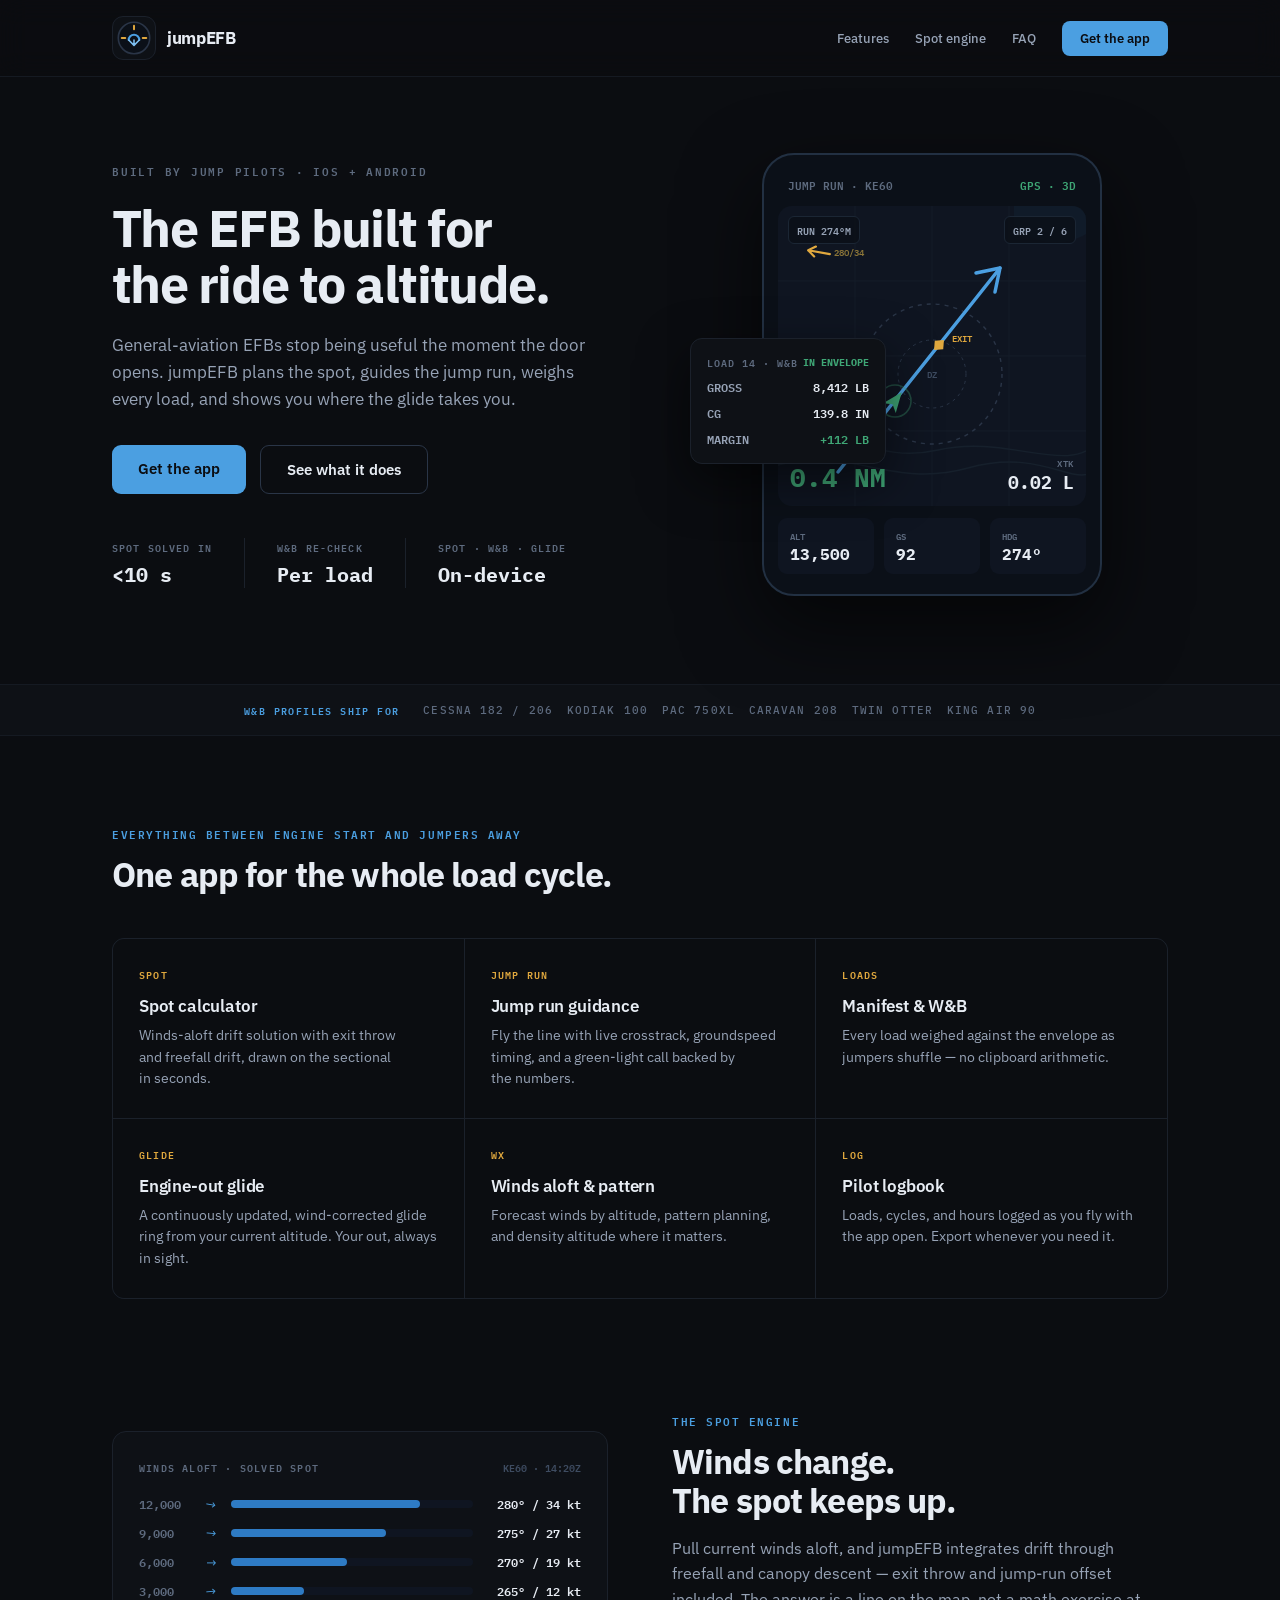
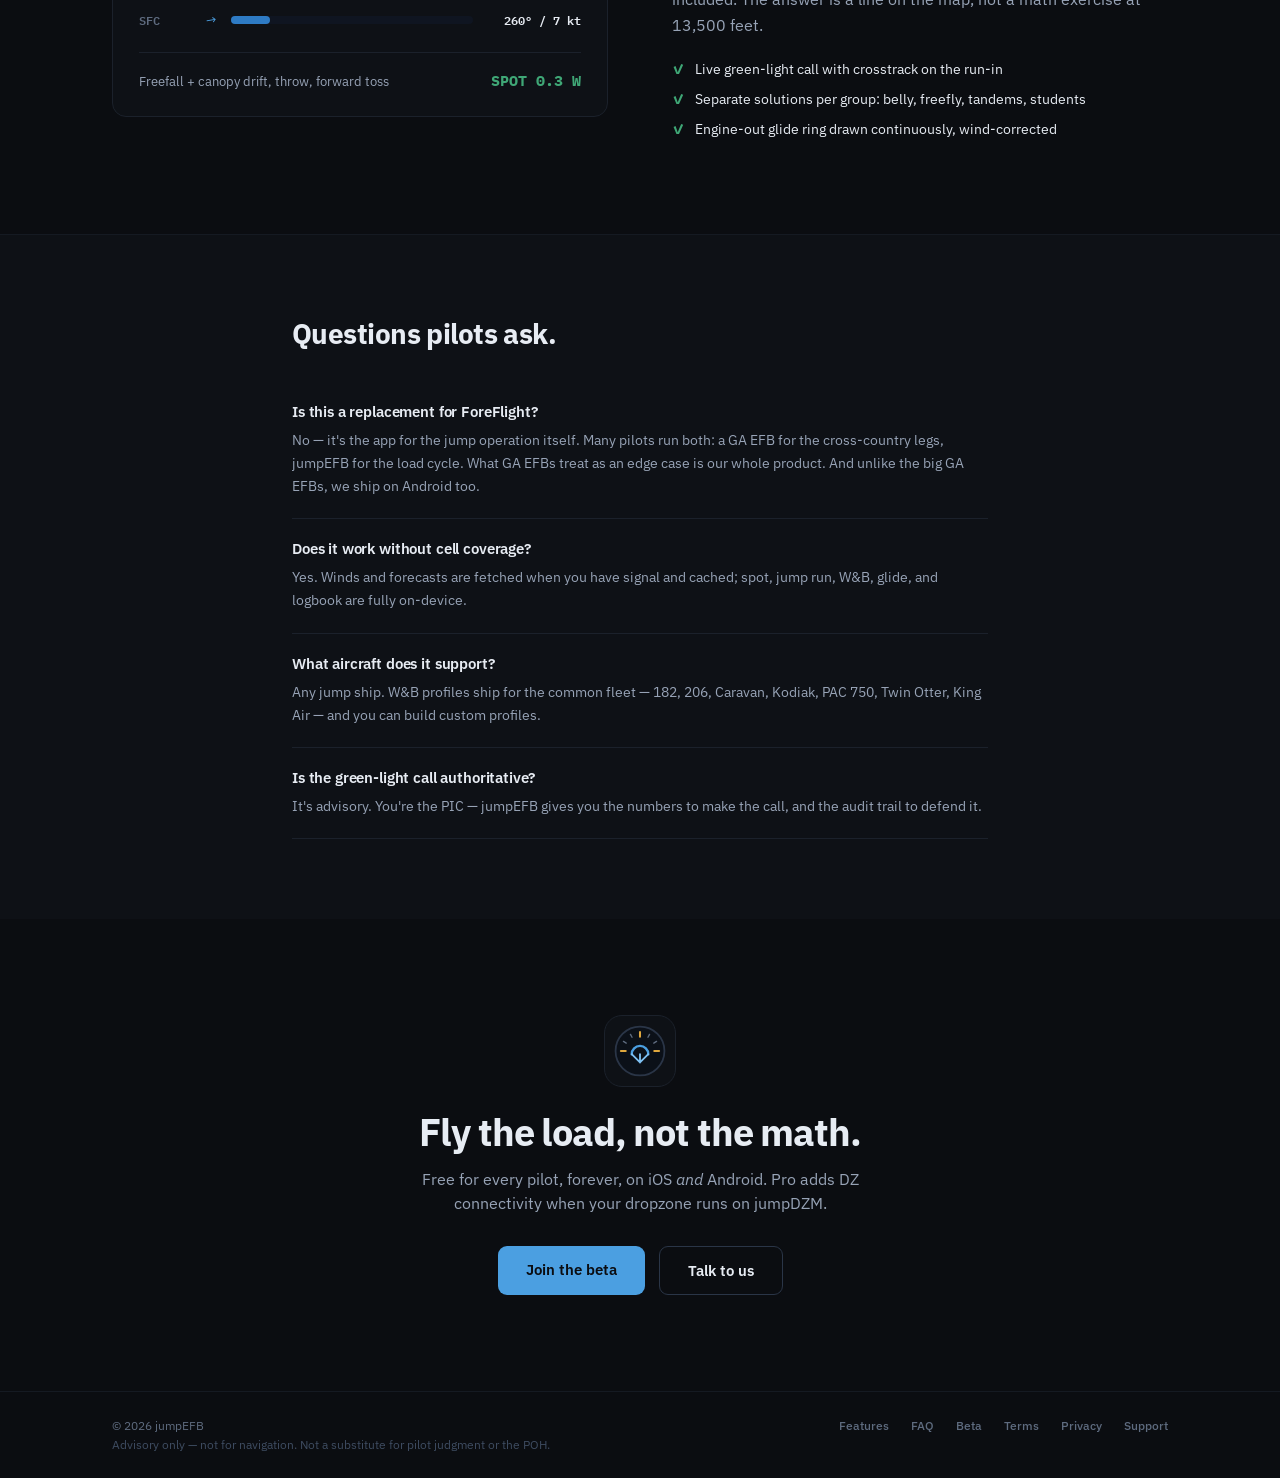
<file: index.html>
<!DOCTYPE html>
<html lang="en">
<head>
<meta charset="utf-8">
<meta name="viewport" content="width=device-width, initial-scale=1">
<title>jumpEFB — The EFB built for the ride to altitude</title>
<meta name="description" content="jumpEFB plans the spot, guides the jump run, weighs every load, and shows you where the glide takes you. The standalone EFB for jump pilots, on iOS and Android.">
<link rel="icon" type="image/png" href="assets/icon-1024.png">
<link rel="preconnect" href="https://fonts.googleapis.com">
<link rel="preconnect" href="https://fonts.gstatic.com" crossorigin>
<link href="https://fonts.googleapis.com/css2?family=IBM+Plex+Mono:wght@400;500;600;700&family=IBM+Plex+Sans:wght@400;500;600;700&display=swap" rel="stylesheet">
<link rel="stylesheet" href="css/styles.css">
</head>
<body>

<!-- Nav -->
<div class="nav-wrap">
  <nav class="nav">
    <div class="nav-brand">
      <div class="logo-tile"><svg width="36" height="36" viewBox="0 0 44 44"><circle cx="22" cy="22" r="19.2" fill="#0B1018" stroke="#2A3547" stroke-width="2"></circle><g stroke="#E0A83E" stroke-width="2.4" stroke-linecap="round"><line x1="7" y1="22" x2="11.3" y2="22"></line><line x1="22" y1="7" x2="22" y2="11.3"></line><line x1="37" y1="22" x2="32.7" y2="22"></line></g><path d="M15.5 24.5a6.5 6.5 0 0 1 13 0" fill="none" stroke="#4B9FE1" stroke-width="2.5" stroke-linecap="round"></path><path d="M15.5 24.5l6.5 6.5 6.5-6.5M22 31v-6.5" fill="none" stroke="#7EC0F2" stroke-width="1.9" stroke-linecap="round" stroke-linejoin="round"></path></svg></div>
      <span class="nav-name">jumpEFB</span>
    </div>
    <div class="nav-links">
      <a href="#features">Features</a>
      <a href="#spot">Spot engine</a>
      <a href="#faq">FAQ</a>
      <a href="#get" class="btn-nav">Get the app</a>
    </div>
  </nav>
</div>

<!-- Hero -->
<header class="hero">
  <div class="hero-copy">
    <div class="kicker dim-kicker">BUILT BY JUMP PILOTS &middot; iOS + ANDROID</div>
    <h1>The EFB built for the ride to altitude.</h1>
    <p class="hero-sub">General-aviation EFBs stop being useful the moment the door opens. jumpEFB plans the spot, guides the jump run, weighs every load, and shows you where the glide takes you.</p>
    <div class="hero-actions">
      <a href="#get" class="btn-primary">Get the app</a>
      <a href="#features" class="btn-secondary">See what it does</a>
    </div>
    <div class="hero-stats">
      <div class="stat"><div class="stat-label">SPOT SOLVED IN</div><div class="stat-value">&lt;10 s</div></div>
      <div class="stat-divider"></div>
      <div class="stat"><div class="stat-label">W&amp;B RE-CHECK</div><div class="stat-value">Per load</div></div>
      <div class="stat-divider"></div>
      <div class="stat"><div class="stat-label">SPOT &middot; W&amp;B &middot; GLIDE</div><div class="stat-value">On-device</div></div>
    </div>
  </div>

  <!-- Device mock: jump run -->
  <div class="device-wrap">
    <div class="device">
      <div class="device-header"><span>JUMP RUN &middot; KE60</span><span class="gps">GPS &middot; 3D</span></div>
      <div class="device-map">
        <svg width="308" height="300" viewBox="0 0 308 300" class="map-svg">
          <g stroke="#141C28" stroke-width="1"><line x1="0" y1="75" x2="308" y2="75"></line><line x1="0" y1="150" x2="308" y2="150"></line><line x1="0" y1="225" x2="308" y2="225"></line><line x1="77" y1="0" x2="77" y2="300"></line><line x1="154" y1="0" x2="154" y2="300"></line><line x1="231" y1="0" x2="231" y2="300"></line></g>
          <path d="M-10 240 C 60 210, 90 260, 160 244 S 290 270, 320 236" fill="none" stroke="#16202C" stroke-width="1.4"></path>
          <path d="M-10 262 C 70 236, 110 284, 190 262 S 300 288, 320 260" fill="none" stroke="#16202C" stroke-width="1.4"></path>
          <path d="M236 18 C 260 44, 296 40, 316 22 L 316 -6 L 236 -6 Z" fill="#101B29"></path>
          <circle cx="154" cy="168" r="70" fill="none" stroke="#2A3547" stroke-width="1.4" stroke-dasharray="4 5"></circle>
          <circle cx="154" cy="168" r="34" fill="none" stroke="#2A3547" stroke-width="1" stroke-dasharray="3 4"></circle>
          <text x="154" y="172" text-anchor="middle" font-family="IBM Plex Mono,monospace" font-size="9" font-weight="600" fill="#3E4C61">DZ</text>
          <path d="M60 266 L222 62" fill="none" stroke="#4B9FE1" stroke-width="3.5" stroke-linecap="round"></path>
          <path d="M222 62 l-24 5 M222 62 l-5 24" fill="none" stroke="#4B9FE1" stroke-width="3.5" stroke-linecap="round"></path>
          <g transform="rotate(45 161 139)"><path d="M161 132 l6 7 -6 7 -6 -7 z" fill="#E0A83E"></path></g>
          <text x="174" y="136" font-family="IBM Plex Mono,monospace" font-size="9" font-weight="600" fill="#E0A83E">EXIT</text>
          <g transform="rotate(100 40 46)"><path d="M40 34 l0 22 M40 56 l-5 -7 M40 56 l5 -7" fill="none" stroke="#E0A83E" stroke-width="2.2" stroke-linecap="round" stroke-linejoin="round"></path></g>
          <text x="56" y="50" font-family="IBM Plex Mono,monospace" font-size="9" font-weight="600" fill="#8B7538">280/34</text>
          <g transform="rotate(38 117 195)"><path d="M117 184 L125 204 L117 199 L109 204 Z" fill="#3FA776"></path></g>
          <circle cx="117" cy="195" r="16" fill="none" stroke="#3FA776" stroke-width="1.6" opacity=".35"></circle>
        </svg>
        <div class="map-chip chip-left">RUN 274&deg;M</div>
        <div class="map-chip chip-right">GRP 2 / 6</div>
        <div class="map-readouts">
          <div><div class="readout-label">GREEN LIGHT IN</div><div class="readout-value green">0.4 NM</div></div>
          <div class="readout-r"><div class="readout-label">XTK</div><div class="readout-value xtk">0.02 L</div></div>
        </div>
      </div>
      <div class="device-tiles">
        <div class="tile"><div class="tile-label">ALT</div><div class="tile-value">13,500</div></div>
        <div class="tile"><div class="tile-label">GS</div><div class="tile-value">92</div></div>
        <div class="tile"><div class="tile-label">HDG</div><div class="tile-value">274&deg;</div></div>
      </div>
    </div>
    <div class="wb-card">
      <div class="wb-header"><span class="wb-title">LOAD 14 &middot; W&amp;B</span><span class="wb-ok">IN ENVELOPE</span></div>
      <div class="wb-row"><span>GROSS</span><span class="wb-val">8,412 LB</span></div>
      <div class="wb-row"><span>CG</span><span class="wb-val">139.8 IN</span></div>
      <div class="wb-row"><span>MARGIN</span><span class="wb-val ok">+112 LB</span></div>
    </div>
  </div>
</header>

<!-- Fleet strip -->
<div class="fleet-wrap">
  <div class="fleet">
    <span class="fleet-label">W&amp;B PROFILES SHIP FOR</span>
    <span class="fleet-item">CESSNA 182 / 206</span>
    <span class="fleet-item">KODIAK 100</span>
    <span class="fleet-item">PAC 750XL</span>
    <span class="fleet-item">CARAVAN 208</span>
    <span class="fleet-item">TWIN OTTER</span>
    <span class="fleet-item">KING AIR 90</span>
  </div>
</div>

<!-- Features -->
<section id="features" class="features">
  <div class="kicker accent-kicker">EVERYTHING BETWEEN ENGINE START AND JUMPERS AWAY</div>
  <h2 class="features-h2">One app for the whole load cycle.</h2>
  <div class="feature-grid">
    <div class="feature-cell">
      <div class="feature-tag">SPOT</div>
      <div class="feature-title">Spot calculator</div>
      <div class="feature-body">Winds-aloft drift solution with exit throw and freefall drift, drawn on the sectional in seconds.</div>
    </div>
    <div class="feature-cell">
      <div class="feature-tag">JUMP RUN</div>
      <div class="feature-title">Jump run guidance</div>
      <div class="feature-body">Fly the line with live crosstrack, groundspeed timing, and a green-light call backed by the numbers.</div>
    </div>
    <div class="feature-cell">
      <div class="feature-tag">LOADS</div>
      <div class="feature-title">Manifest &amp; W&amp;B</div>
      <div class="feature-body">Every load weighed against the envelope as jumpers shuffle &mdash; no clipboard arithmetic.</div>
    </div>
    <div class="feature-cell">
      <div class="feature-tag">GLIDE</div>
      <div class="feature-title">Engine-out glide</div>
      <div class="feature-body">A continuously updated, wind-corrected glide ring from your current altitude. Your out, always in sight.</div>
    </div>
    <div class="feature-cell">
      <div class="feature-tag">WX</div>
      <div class="feature-title">Winds aloft &amp; pattern</div>
      <div class="feature-body">Forecast winds by altitude, pattern planning, and density altitude where it matters.</div>
    </div>
    <div class="feature-cell">
      <div class="feature-tag">LOG</div>
      <div class="feature-title">Pilot logbook</div>
      <div class="feature-body">Loads, cycles, and hours logged as you fly with the app open. Export whenever you need it.</div>
    </div>
  </div>
</section>

<!-- Spot deep dive -->
<section id="spot" class="spot">
  <div class="winds-panel">
    <div class="winds-header"><span class="winds-title">WINDS ALOFT &middot; SOLVED SPOT</span><span class="winds-meta">KE60 &middot; 14:20Z</span></div>
    <div class="winds-rows">
      <div class="winds-row">
        <span class="w-alt">12,000</span>
        <span class="w-arrow" style="transform:rotate(100deg)">&#8593;</span>
        <div class="w-bar"><div class="w-fill" style="width:78%"></div></div>
        <span class="w-wind">280&deg; / 34 kt</span>
      </div>
      <div class="winds-row">
        <span class="w-alt">9,000</span>
        <span class="w-arrow" style="transform:rotate(95deg)">&#8593;</span>
        <div class="w-bar"><div class="w-fill" style="width:64%"></div></div>
        <span class="w-wind">275&deg; / 27 kt</span>
      </div>
      <div class="winds-row">
        <span class="w-alt">6,000</span>
        <span class="w-arrow" style="transform:rotate(90deg)">&#8593;</span>
        <div class="w-bar"><div class="w-fill" style="width:48%"></div></div>
        <span class="w-wind">270&deg; / 19 kt</span>
      </div>
      <div class="winds-row">
        <span class="w-alt">3,000</span>
        <span class="w-arrow" style="transform:rotate(85deg)">&#8593;</span>
        <div class="w-bar"><div class="w-fill" style="width:30%"></div></div>
        <span class="w-wind">265&deg; / 12 kt</span>
      </div>
      <div class="winds-row">
        <span class="w-alt">SFC</span>
        <span class="w-arrow" style="transform:rotate(80deg)">&#8593;</span>
        <div class="w-bar"><div class="w-fill" style="width:16%"></div></div>
        <span class="w-wind">260&deg; / 7 kt</span>
      </div>
    </div>
    <div class="winds-footer">
      <span class="winds-note">Freefall + canopy drift, throw, forward toss</span>
      <span class="winds-spot">SPOT 0.3 W</span>
    </div>
  </div>
  <div class="spot-copy">
    <div class="kicker accent-kicker">THE SPOT ENGINE</div>
    <h2>Winds change. The spot keeps up.</h2>
    <p>Pull current winds aloft, and jumpEFB integrates drift through freefall and canopy descent &mdash; exit throw and jump-run offset included. The answer is a line on the map, not a math exercise at 13,500 feet.</p>
    <ul class="checklist">
      <li><span class="check">&#10003;</span>Live green-light call with crosstrack on the run-in</li>
      <li><span class="check">&#10003;</span>Separate solutions per group: belly, freefly, tandems, students</li>
      <li><span class="check">&#10003;</span>Engine-out glide ring drawn continuously, wind-corrected</li>
    </ul>
  </div>
</section>

<!-- FAQ -->
<section id="faq" class="faq-wrap">
  <div class="faq">
    <h2>Questions pilots ask.</h2>
    <div class="faq-list">
      <div class="faq-item">
        <div class="faq-q">Is this a replacement for ForeFlight?</div>
        <div class="faq-a">No &mdash; it's the app for the jump operation itself. Many pilots run both: a GA EFB for the cross-country legs, jumpEFB for the load cycle. What GA EFBs treat as an edge case is our whole product. And unlike the big GA EFBs, we ship on Android too.</div>
      </div>
      <div class="faq-item">
        <div class="faq-q">Does it work without cell coverage?</div>
        <div class="faq-a">Yes. Winds and forecasts are fetched when you have signal and cached; spot, jump run, W&amp;B, glide, and logbook are fully on-device.</div>
      </div>
      <div class="faq-item">
        <div class="faq-q">What aircraft does it support?</div>
        <div class="faq-a">Any jump ship. W&amp;B profiles ship for the common fleet &mdash; 182, 206, Caravan, Kodiak, PAC 750, Twin Otter, King Air &mdash; and you can build custom profiles.</div>
      </div>
      <div class="faq-item">
        <div class="faq-q">Is the green-light call authoritative?</div>
        <div class="faq-a">It's advisory. You're the PIC &mdash; jumpEFB gives you the numbers to make the call, and the audit trail to defend it.</div>
      </div>
    </div>
  </div>
</section>

<!-- CTA -->
<section id="get" class="cta">
  <div class="cta-icon"><svg width="56" height="56" viewBox="0 0 44 44"><circle cx="22" cy="22" r="19.2" fill="#0B1018" stroke="#2A3547" stroke-width="1.4"></circle><g stroke="#5E6B7F" stroke-width="1.1" stroke-linecap="round"><line x1="34.99" y1="14.5" x2="32.82" y2="15.75"></line><line x1="29.5" y1="9.01" x2="28.25" y2="11.18"></line><line x1="14.5" y1="9.01" x2="15.75" y2="11.18"></line><line x1="9.01" y1="14.5" x2="11.18" y2="15.75"></line></g><g stroke="#E0A83E" stroke-width="1.6" stroke-linecap="round"><line x1="7" y1="22" x2="10.8" y2="22"></line><line x1="22" y1="7" x2="22" y2="10.8"></line><line x1="37" y1="22" x2="33.2" y2="22"></line></g><path d="M15.5 24.5a6.5 6.5 0 0 1 13 0" fill="none" stroke="#4B9FE1" stroke-width="1.9" stroke-linecap="round"></path><path d="M15.5 24.5l6.5 6.5 6.5-6.5M22 31v-6.5" fill="none" stroke="#7EC0F2" stroke-width="1.45" stroke-linecap="round" stroke-linejoin="round"></path></svg></div>
  <h2>Fly the load, not the math.</h2>
  <p>Free for every pilot, forever, on iOS <em>and</em> Android. Pro adds DZ connectivity when your dropzone runs on jumpDZM.</p>
  <div class="cta-actions">
    <!-- TODO(Trevor): swap for TestFlight / Play internal-track URLs -->
    <a href="#get" class="btn-primary">Join the beta</a>
    <!-- TODO(Trevor): confirm hello@jumpefb.com -->
    <a href="mailto:hello@jumpefb.com" class="btn-secondary">Talk to us</a>
  </div>
</section>

<footer class="footer">
  <div class="footer-inner">
    <div class="footer-legal">
      <span class="footer-copyright">&copy; 2026 jumpEFB</span>
      <span class="footer-disclaimer">Advisory only &mdash; not for navigation. Not a substitute for pilot judgment or the POH.</span>
    </div>
    <div class="footer-links">
      <a href="#features">Features</a>
      <a href="#faq">FAQ</a>
      <a href="#get">Beta</a>
      <a href="/terms">Terms</a>
      <a href="/privacy">Privacy</a>
      <a href="/support">Support</a>
    </div>
  </div>
</footer>

</body>
</html>
</file>
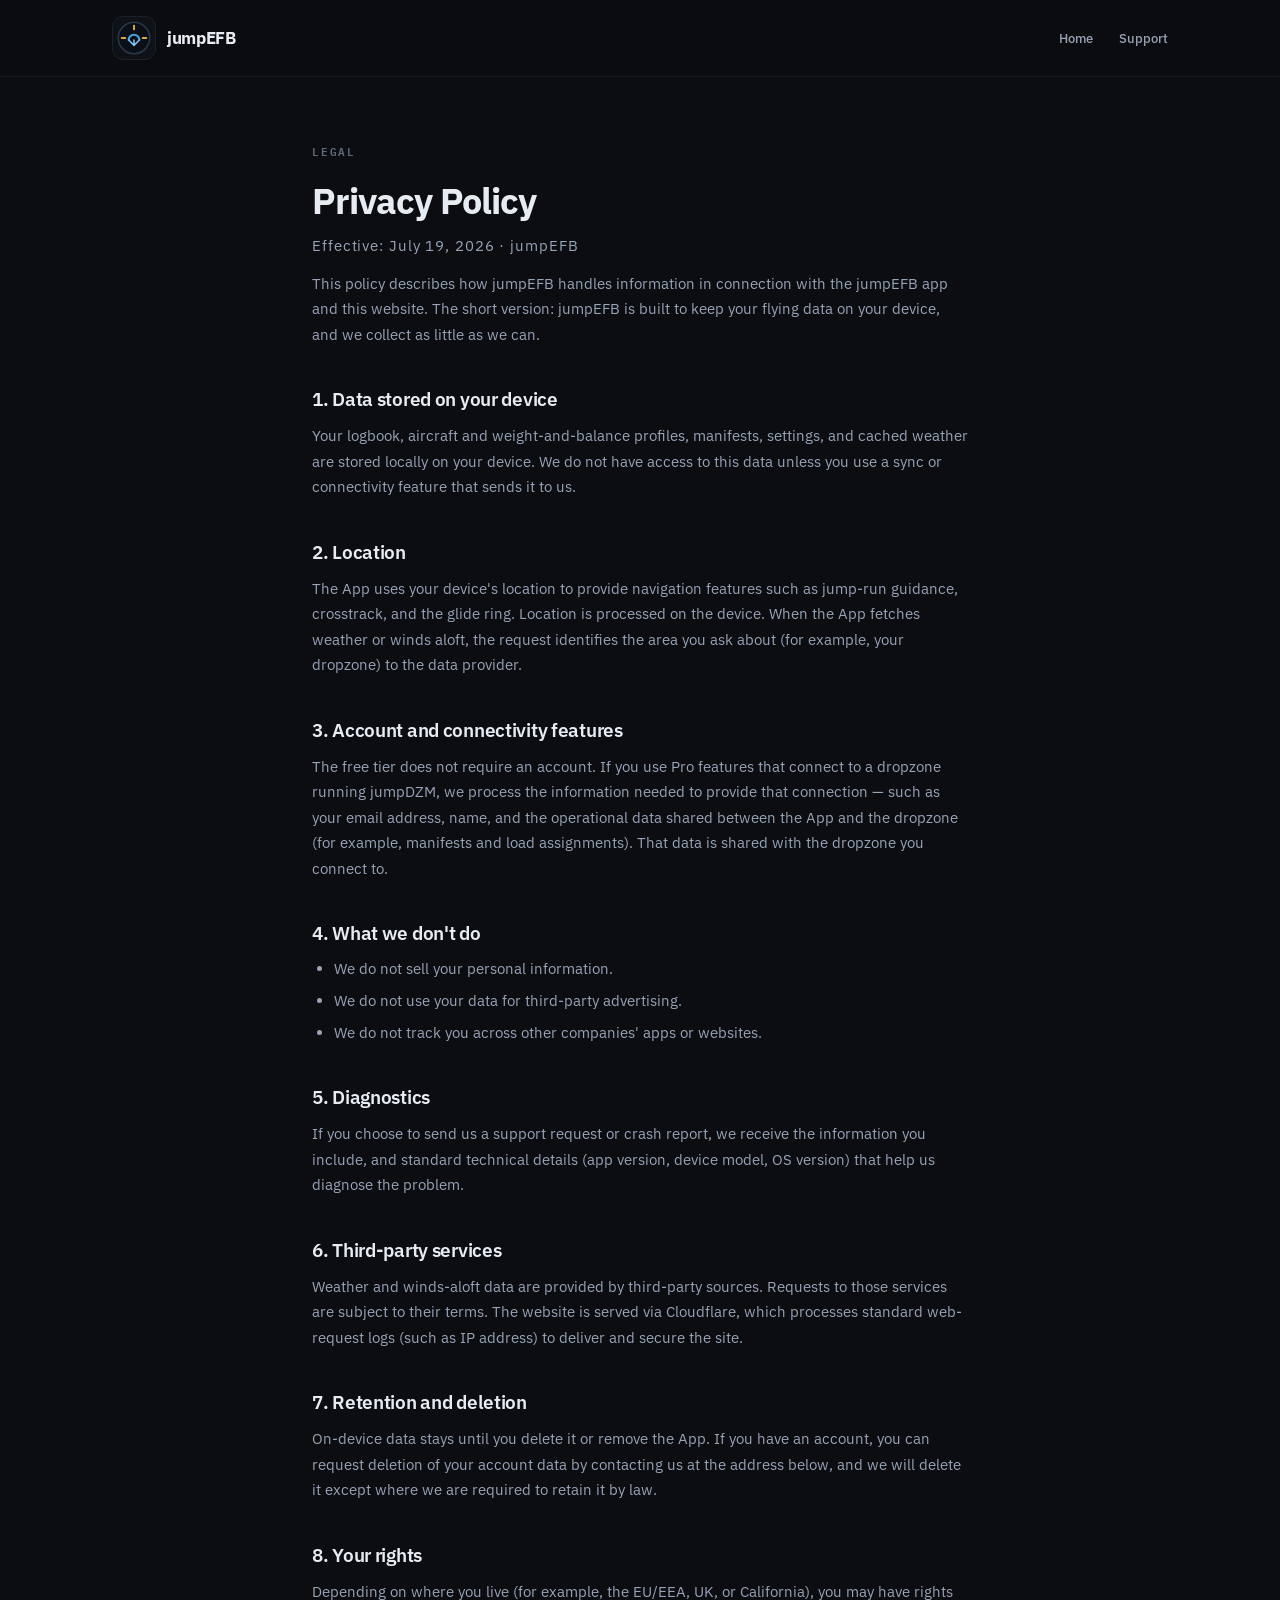
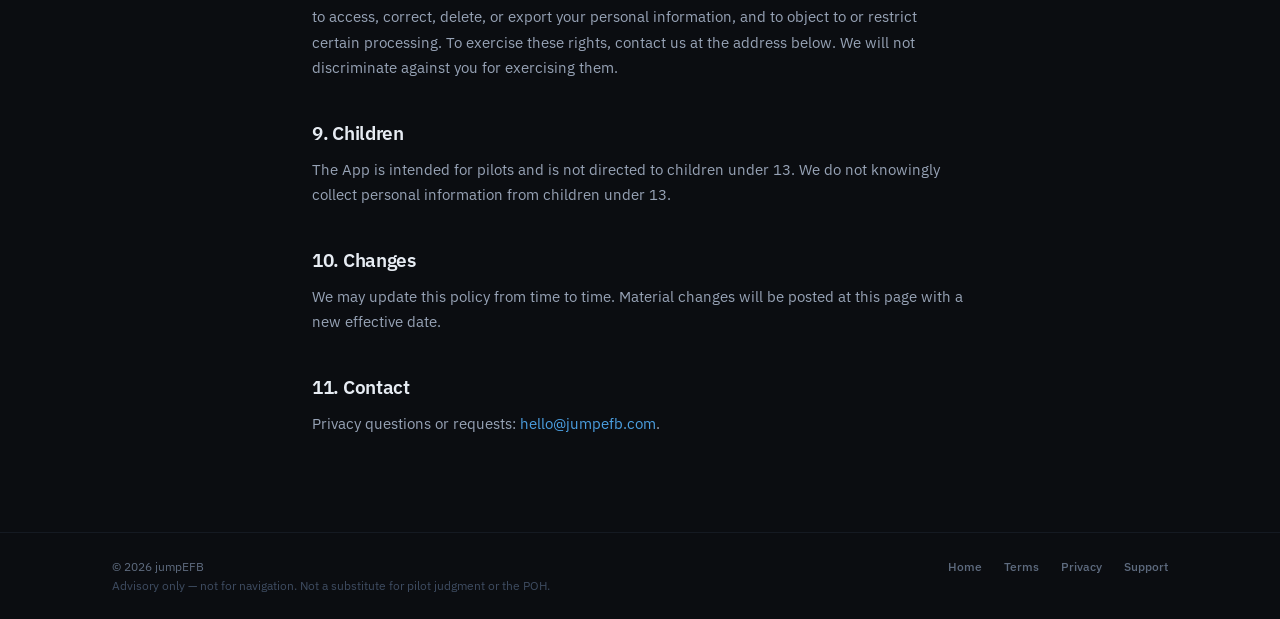
<file: privacy.html>
<!DOCTYPE html>
<html lang="en">
<head>
<meta charset="utf-8">
<meta name="viewport" content="width=device-width, initial-scale=1">
<title>Privacy Policy — jumpEFB</title>
<meta name="description" content="Privacy Policy for jumpEFB.">
<link rel="icon" type="image/png" href="assets/icon-1024.png">
<link rel="preconnect" href="https://fonts.googleapis.com">
<link rel="preconnect" href="https://fonts.gstatic.com" crossorigin>
<link href="https://fonts.googleapis.com/css2?family=IBM+Plex+Mono:wght@400;500;600;700&family=IBM+Plex+Sans:wght@400;500;600;700&display=swap" rel="stylesheet">
<link rel="stylesheet" href="css/styles.css">
</head>
<body>

<div class="nav-wrap">
  <nav class="nav">
    <a class="nav-brand" href="/">
      <div class="logo-tile"><svg width="36" height="36" viewBox="0 0 44 44"><circle cx="22" cy="22" r="19.2" fill="#0B1018" stroke="#2A3547" stroke-width="2"></circle><g stroke="#E0A83E" stroke-width="2.4" stroke-linecap="round"><line x1="7" y1="22" x2="11.3" y2="22"></line><line x1="22" y1="7" x2="22" y2="11.3"></line><line x1="37" y1="22" x2="32.7" y2="22"></line></g><path d="M15.5 24.5a6.5 6.5 0 0 1 13 0" fill="none" stroke="#4B9FE1" stroke-width="2.5" stroke-linecap="round"></path><path d="M15.5 24.5l6.5 6.5 6.5-6.5M22 31v-6.5" fill="none" stroke="#7EC0F2" stroke-width="1.9" stroke-linecap="round" stroke-linejoin="round"></path></svg></div>
      <span class="nav-name">jumpEFB</span>
    </a>
    <div class="nav-links">
      <a href="/">Home</a>
      <a href="/support">Support</a>
    </div>
  </nav>
</div>

<main class="legal">
  <div class="kicker dim-kicker">LEGAL</div>
  <h1 class="legal-h1">Privacy Policy</h1>
  <p class="legal-meta">Effective: July 19, 2026 &middot; jumpEFB</p>

  <!-- TODO(Trevor): VERIFY EVERY CLAIM BELOW AGAINST THE APP'S ACTUAL BEHAVIOR before App Store submission.
       Apple's App Privacy questionnaire must match this page. Specifically confirm:
       - whether location ever leaves the device (winds fetch? analytics?)
       - whether any analytics/crash-reporting SDK is included (and name it here if so)
       - what account data Pro/jumpDZM sync actually stores server-side
       - data retention and deletion mechanics -->

  <p>This policy describes how jumpEFB handles information in connection with the jumpEFB app and this website. The short version: jumpEFB is built to keep your flying data on your device, and we collect as little as we can.</p>

  <h2 class="legal-h2">1. Data stored on your device</h2>
  <p>Your logbook, aircraft and weight-and-balance profiles, manifests, settings, and cached weather are stored locally on your device. We do not have access to this data unless you use a sync or connectivity feature that sends it to us.</p>

  <h2 class="legal-h2">2. Location</h2>
  <p>The App uses your device's location to provide navigation features such as jump-run guidance, crosstrack, and the glide ring. Location is processed on the device. When the App fetches weather or winds aloft, the request identifies the area you ask about (for example, your dropzone) to the data provider.</p>

  <h2 class="legal-h2">3. Account and connectivity features</h2>
  <p>The free tier does not require an account. If you use Pro features that connect to a dropzone running jumpDZM, we process the information needed to provide that connection — such as your email address, name, and the operational data shared between the App and the dropzone (for example, manifests and load assignments). That data is shared with the dropzone you connect to.</p>

  <h2 class="legal-h2">4. What we don't do</h2>
  <ul>
    <li>We do not sell your personal information.</li>
    <li>We do not use your data for third-party advertising.</li>
    <li>We do not track you across other companies' apps or websites.</li>
  </ul>

  <h2 class="legal-h2">5. Diagnostics</h2>
  <p>If you choose to send us a support request or crash report, we receive the information you include, and standard technical details (app version, device model, OS version) that help us diagnose the problem.</p>

  <h2 class="legal-h2">6. Third-party services</h2>
  <p>Weather and winds-aloft data are provided by third-party sources. Requests to those services are subject to their terms. The website is served via Cloudflare, which processes standard web-request logs (such as IP address) to deliver and secure the site.</p>

  <h2 class="legal-h2">7. Retention and deletion</h2>
  <p>On-device data stays until you delete it or remove the App. If you have an account, you can request deletion of your account data by contacting us at the address below, and we will delete it except where we are required to retain it by law.</p>

  <h2 class="legal-h2">8. Your rights</h2>
  <p>Depending on where you live (for example, the EU/EEA, UK, or California), you may have rights to access, correct, delete, or export your personal information, and to object to or restrict certain processing. To exercise these rights, contact us at the address below. We will not discriminate against you for exercising them.</p>

  <h2 class="legal-h2">9. Children</h2>
  <p>The App is intended for pilots and is not directed to children under 13. We do not knowingly collect personal information from children under 13.</p>

  <h2 class="legal-h2">10. Changes</h2>
  <p>We may update this policy from time to time. Material changes will be posted at this page with a new effective date.</p>

  <h2 class="legal-h2">11. Contact</h2>
  <p>Privacy questions or requests: <a href="mailto:hello@jumpefb.com">hello@jumpefb.com</a>.</p>
</main>

<footer class="footer">
  <div class="footer-inner">
    <div class="footer-legal">
      <span class="footer-copyright">&copy; 2026 jumpEFB</span>
      <span class="footer-disclaimer">Advisory only &mdash; not for navigation. Not a substitute for pilot judgment or the POH.</span>
    </div>
    <div class="footer-links">
      <a href="/">Home</a>
      <a href="/terms">Terms</a>
      <a href="/privacy">Privacy</a>
      <a href="/support">Support</a>
    </div>
  </div>
</footer>

</body>
</html>
</file>
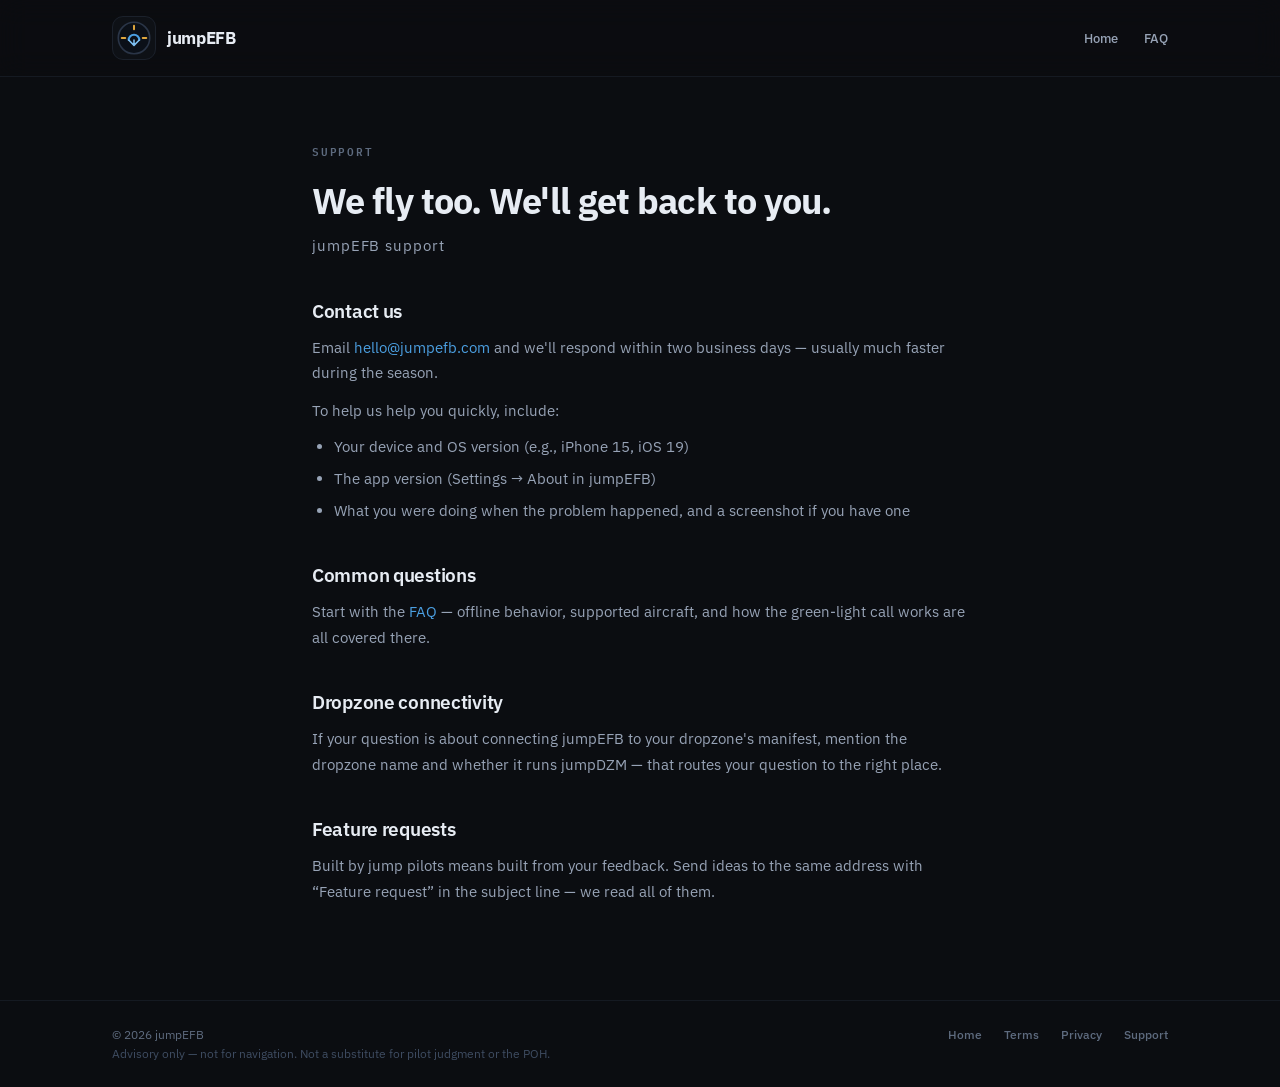
<file: support.html>
<!DOCTYPE html>
<html lang="en">
<head>
<meta charset="utf-8">
<meta name="viewport" content="width=device-width, initial-scale=1">
<title>Support — jumpEFB</title>
<meta name="description" content="Get help with jumpEFB.">
<link rel="icon" type="image/png" href="assets/icon-1024.png">
<link rel="preconnect" href="https://fonts.googleapis.com">
<link rel="preconnect" href="https://fonts.gstatic.com" crossorigin>
<link href="https://fonts.googleapis.com/css2?family=IBM+Plex+Mono:wght@400;500;600;700&family=IBM+Plex+Sans:wght@400;500;600;700&display=swap" rel="stylesheet">
<link rel="stylesheet" href="css/styles.css">
</head>
<body>

<div class="nav-wrap">
  <nav class="nav">
    <a class="nav-brand" href="/">
      <div class="logo-tile"><svg width="36" height="36" viewBox="0 0 44 44"><circle cx="22" cy="22" r="19.2" fill="#0B1018" stroke="#2A3547" stroke-width="2"></circle><g stroke="#E0A83E" stroke-width="2.4" stroke-linecap="round"><line x1="7" y1="22" x2="11.3" y2="22"></line><line x1="22" y1="7" x2="22" y2="11.3"></line><line x1="37" y1="22" x2="32.7" y2="22"></line></g><path d="M15.5 24.5a6.5 6.5 0 0 1 13 0" fill="none" stroke="#4B9FE1" stroke-width="2.5" stroke-linecap="round"></path><path d="M15.5 24.5l6.5 6.5 6.5-6.5M22 31v-6.5" fill="none" stroke="#7EC0F2" stroke-width="1.9" stroke-linecap="round" stroke-linejoin="round"></path></svg></div>
      <span class="nav-name">jumpEFB</span>
    </a>
    <div class="nav-links">
      <a href="/">Home</a>
      <a href="/#faq">FAQ</a>
    </div>
  </nav>
</div>

<main class="legal">
  <div class="kicker dim-kicker">SUPPORT</div>
  <h1 class="legal-h1">We fly too. We'll get back to you.</h1>
  <p class="legal-meta">jumpEFB support</p>

  <h2 class="legal-h2">Contact us</h2>
  <p>Email <a href="mailto:hello@jumpefb.com">hello@jumpefb.com</a> and we'll respond within two business days — usually much faster during the season.</p>
  <p>To help us help you quickly, include:</p>
  <ul>
    <li>Your device and OS version (e.g., iPhone 15, iOS 19)</li>
    <li>The app version (Settings &rarr; About in jumpEFB)</li>
    <li>What you were doing when the problem happened, and a screenshot if you have one</li>
  </ul>

  <h2 class="legal-h2">Common questions</h2>
  <p>Start with the <a href="/#faq">FAQ</a> — offline behavior, supported aircraft, and how the green-light call works are all covered there.</p>

  <h2 class="legal-h2">Dropzone connectivity</h2>
  <p>If your question is about connecting jumpEFB to your dropzone's manifest, mention the dropzone name and whether it runs jumpDZM — that routes your question to the right place.</p>

  <h2 class="legal-h2">Feature requests</h2>
  <p>Built by jump pilots means built from your feedback. Send ideas to the same address with &ldquo;Feature request&rdquo; in the subject line — we read all of them.</p>
</main>

<footer class="footer">
  <div class="footer-inner">
    <div class="footer-legal">
      <span class="footer-copyright">&copy; 2026 jumpEFB</span>
      <span class="footer-disclaimer">Advisory only &mdash; not for navigation. Not a substitute for pilot judgment or the POH.</span>
    </div>
    <div class="footer-links">
      <a href="/">Home</a>
      <a href="/terms">Terms</a>
      <a href="/privacy">Privacy</a>
      <a href="/support">Support</a>
    </div>
  </div>
</footer>

</body>
</html>
</file>
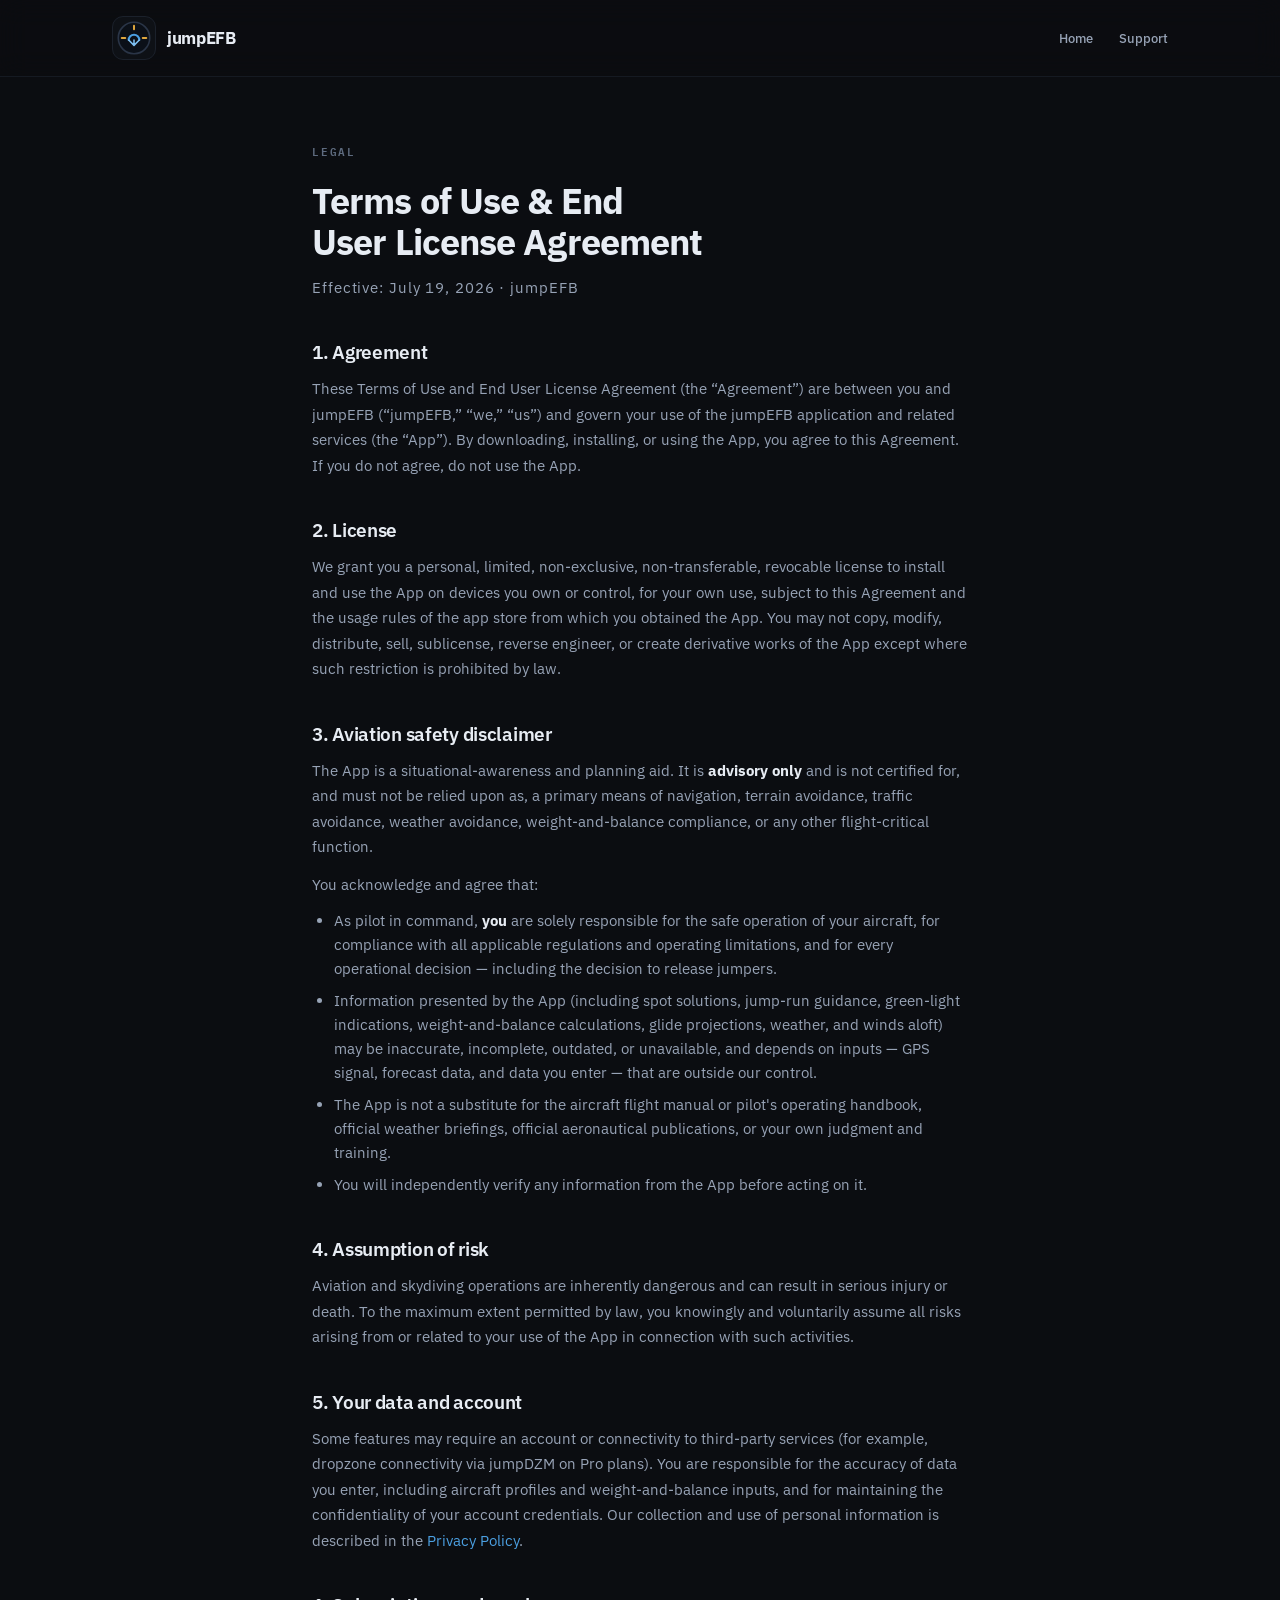
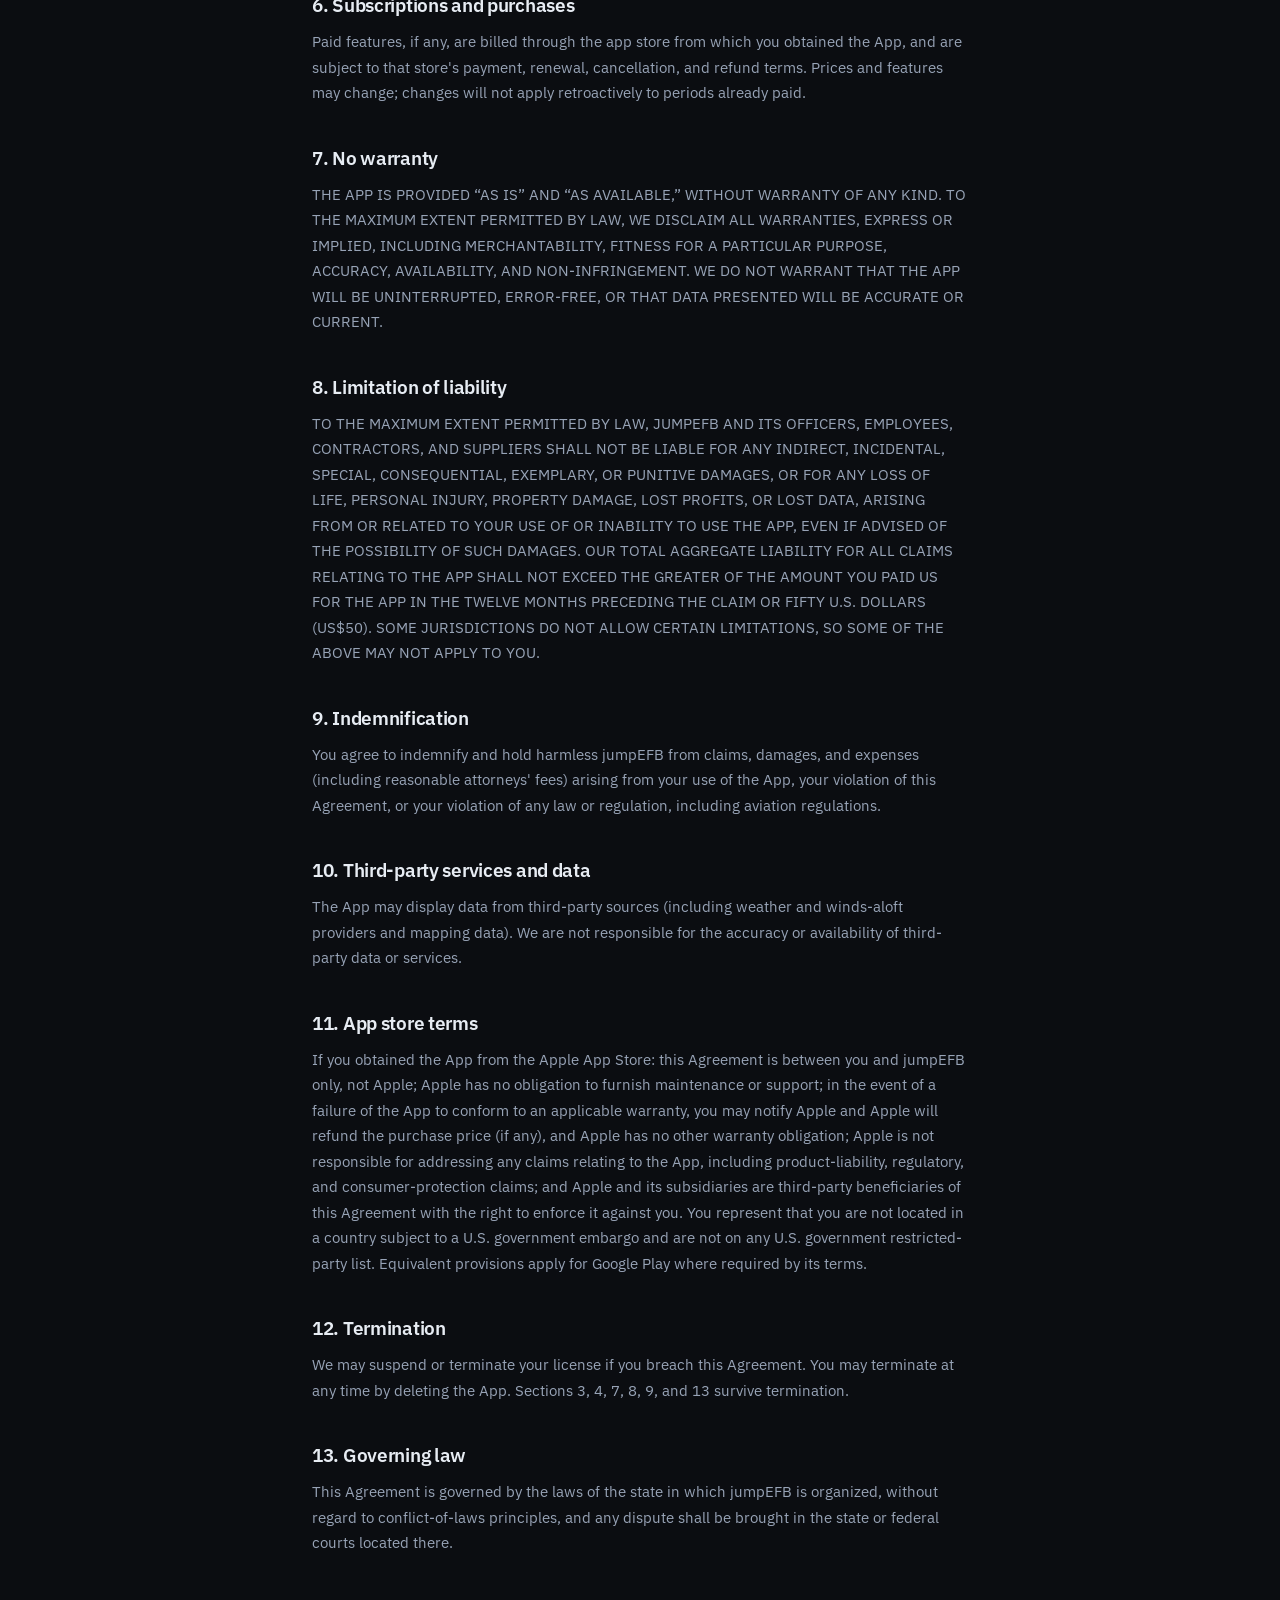
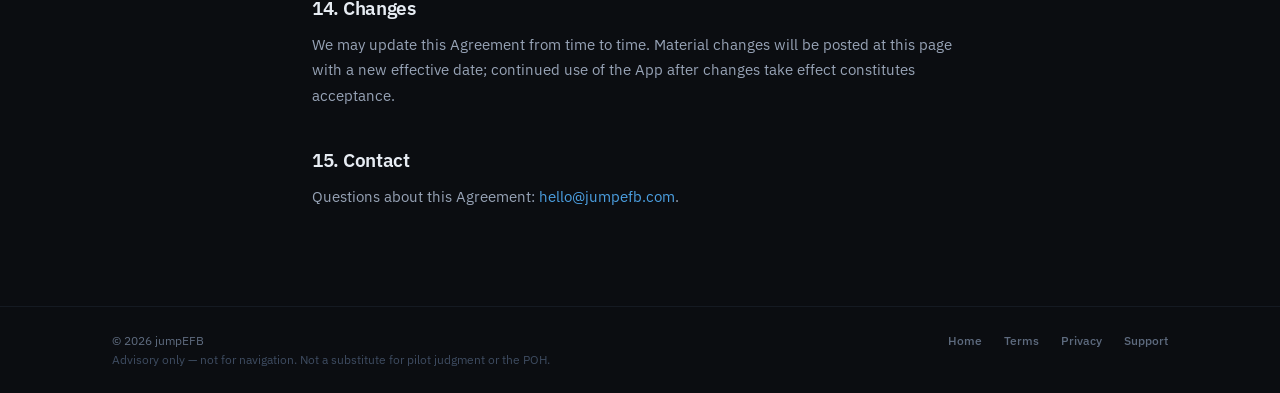
<file: terms.html>
<!DOCTYPE html>
<html lang="en">
<head>
<meta charset="utf-8">
<meta name="viewport" content="width=device-width, initial-scale=1">
<title>Terms of Use — jumpEFB</title>
<meta name="description" content="Terms of Use and End User License Agreement for jumpEFB.">
<link rel="icon" type="image/png" href="assets/icon-1024.png">
<link rel="preconnect" href="https://fonts.googleapis.com">
<link rel="preconnect" href="https://fonts.gstatic.com" crossorigin>
<link href="https://fonts.googleapis.com/css2?family=IBM+Plex+Mono:wght@400;500;600;700&family=IBM+Plex+Sans:wght@400;500;600;700&display=swap" rel="stylesheet">
<link rel="stylesheet" href="css/styles.css">
</head>
<body>

<div class="nav-wrap">
  <nav class="nav">
    <a class="nav-brand" href="/">
      <div class="logo-tile"><svg width="36" height="36" viewBox="0 0 44 44"><circle cx="22" cy="22" r="19.2" fill="#0B1018" stroke="#2A3547" stroke-width="2"></circle><g stroke="#E0A83E" stroke-width="2.4" stroke-linecap="round"><line x1="7" y1="22" x2="11.3" y2="22"></line><line x1="22" y1="7" x2="22" y2="11.3"></line><line x1="37" y1="22" x2="32.7" y2="22"></line></g><path d="M15.5 24.5a6.5 6.5 0 0 1 13 0" fill="none" stroke="#4B9FE1" stroke-width="2.5" stroke-linecap="round"></path><path d="M15.5 24.5l6.5 6.5 6.5-6.5M22 31v-6.5" fill="none" stroke="#7EC0F2" stroke-width="1.9" stroke-linecap="round" stroke-linejoin="round"></path></svg></div>
      <span class="nav-name">jumpEFB</span>
    </a>
    <div class="nav-links">
      <a href="/">Home</a>
      <a href="/support">Support</a>
    </div>
  </nav>
</div>

<main class="legal">
  <div class="kicker dim-kicker">LEGAL</div>
  <h1 class="legal-h1">Terms of Use &amp; End User License Agreement</h1>
  <p class="legal-meta">Effective: July 19, 2026 &middot; jumpEFB</p>

  <!-- TODO(Trevor): have an aviation attorney review before launch. Verify: legal entity name, governing-law state. -->

  <h2 class="legal-h2">1. Agreement</h2>
  <p>These Terms of Use and End User License Agreement (the &ldquo;Agreement&rdquo;) are between you and jumpEFB (&ldquo;jumpEFB,&rdquo; &ldquo;we,&rdquo; &ldquo;us&rdquo;) and govern your use of the jumpEFB application and related services (the &ldquo;App&rdquo;). By downloading, installing, or using the App, you agree to this Agreement. If you do not agree, do not use the App.</p>

  <h2 class="legal-h2">2. License</h2>
  <p>We grant you a personal, limited, non-exclusive, non-transferable, revocable license to install and use the App on devices you own or control, for your own use, subject to this Agreement and the usage rules of the app store from which you obtained the App. You may not copy, modify, distribute, sell, sublicense, reverse engineer, or create derivative works of the App except where such restriction is prohibited by law.</p>

  <h2 class="legal-h2">3. Aviation safety disclaimer</h2>
  <p>The App is a situational-awareness and planning aid. It is <strong>advisory only</strong> and is not certified for, and must not be relied upon as, a primary means of navigation, terrain avoidance, traffic avoidance, weather avoidance, weight-and-balance compliance, or any other flight-critical function.</p>
  <p>You acknowledge and agree that:</p>
  <ul>
    <li>As pilot in command, <strong>you</strong> are solely responsible for the safe operation of your aircraft, for compliance with all applicable regulations and operating limitations, and for every operational decision — including the decision to release jumpers.</li>
    <li>Information presented by the App (including spot solutions, jump-run guidance, green-light indications, weight-and-balance calculations, glide projections, weather, and winds aloft) may be inaccurate, incomplete, outdated, or unavailable, and depends on inputs — GPS signal, forecast data, and data you enter — that are outside our control.</li>
    <li>The App is not a substitute for the aircraft flight manual or pilot's operating handbook, official weather briefings, official aeronautical publications, or your own judgment and training.</li>
    <li>You will independently verify any information from the App before acting on it.</li>
  </ul>

  <h2 class="legal-h2">4. Assumption of risk</h2>
  <p>Aviation and skydiving operations are inherently dangerous and can result in serious injury or death. To the maximum extent permitted by law, you knowingly and voluntarily assume all risks arising from or related to your use of the App in connection with such activities.</p>

  <h2 class="legal-h2">5. Your data and account</h2>
  <p>Some features may require an account or connectivity to third-party services (for example, dropzone connectivity via jumpDZM on Pro plans). You are responsible for the accuracy of data you enter, including aircraft profiles and weight-and-balance inputs, and for maintaining the confidentiality of your account credentials. Our collection and use of personal information is described in the <a href="/privacy">Privacy Policy</a>.</p>

  <h2 class="legal-h2">6. Subscriptions and purchases</h2>
  <p>Paid features, if any, are billed through the app store from which you obtained the App, and are subject to that store's payment, renewal, cancellation, and refund terms. Prices and features may change; changes will not apply retroactively to periods already paid.</p>

  <h2 class="legal-h2">7. No warranty</h2>
  <p>THE APP IS PROVIDED &ldquo;AS IS&rdquo; AND &ldquo;AS AVAILABLE,&rdquo; WITHOUT WARRANTY OF ANY KIND. TO THE MAXIMUM EXTENT PERMITTED BY LAW, WE DISCLAIM ALL WARRANTIES, EXPRESS OR IMPLIED, INCLUDING MERCHANTABILITY, FITNESS FOR A PARTICULAR PURPOSE, ACCURACY, AVAILABILITY, AND NON-INFRINGEMENT. WE DO NOT WARRANT THAT THE APP WILL BE UNINTERRUPTED, ERROR-FREE, OR THAT DATA PRESENTED WILL BE ACCURATE OR CURRENT.</p>

  <h2 class="legal-h2">8. Limitation of liability</h2>
  <p>TO THE MAXIMUM EXTENT PERMITTED BY LAW, JUMPEFB AND ITS OFFICERS, EMPLOYEES, CONTRACTORS, AND SUPPLIERS SHALL NOT BE LIABLE FOR ANY INDIRECT, INCIDENTAL, SPECIAL, CONSEQUENTIAL, EXEMPLARY, OR PUNITIVE DAMAGES, OR FOR ANY LOSS OF LIFE, PERSONAL INJURY, PROPERTY DAMAGE, LOST PROFITS, OR LOST DATA, ARISING FROM OR RELATED TO YOUR USE OF OR INABILITY TO USE THE APP, EVEN IF ADVISED OF THE POSSIBILITY OF SUCH DAMAGES. OUR TOTAL AGGREGATE LIABILITY FOR ALL CLAIMS RELATING TO THE APP SHALL NOT EXCEED THE GREATER OF THE AMOUNT YOU PAID US FOR THE APP IN THE TWELVE MONTHS PRECEDING THE CLAIM OR FIFTY U.S. DOLLARS (US$50). SOME JURISDICTIONS DO NOT ALLOW CERTAIN LIMITATIONS, SO SOME OF THE ABOVE MAY NOT APPLY TO YOU.</p>

  <h2 class="legal-h2">9. Indemnification</h2>
  <p>You agree to indemnify and hold harmless jumpEFB from claims, damages, and expenses (including reasonable attorneys' fees) arising from your use of the App, your violation of this Agreement, or your violation of any law or regulation, including aviation regulations.</p>

  <h2 class="legal-h2">10. Third-party services and data</h2>
  <p>The App may display data from third-party sources (including weather and winds-aloft providers and mapping data). We are not responsible for the accuracy or availability of third-party data or services.</p>

  <h2 class="legal-h2">11. App store terms</h2>
  <p>If you obtained the App from the Apple App Store: this Agreement is between you and jumpEFB only, not Apple; Apple has no obligation to furnish maintenance or support; in the event of a failure of the App to conform to an applicable warranty, you may notify Apple and Apple will refund the purchase price (if any), and Apple has no other warranty obligation; Apple is not responsible for addressing any claims relating to the App, including product-liability, regulatory, and consumer-protection claims; and Apple and its subsidiaries are third-party beneficiaries of this Agreement with the right to enforce it against you. You represent that you are not located in a country subject to a U.S. government embargo and are not on any U.S. government restricted-party list. Equivalent provisions apply for Google Play where required by its terms.</p>

  <h2 class="legal-h2">12. Termination</h2>
  <p>We may suspend or terminate your license if you breach this Agreement. You may terminate at any time by deleting the App. Sections 3, 4, 7, 8, 9, and 13 survive termination.</p>

  <h2 class="legal-h2">13. Governing law</h2>
  <p><!-- TODO(Trevor): set your state --> This Agreement is governed by the laws of the state in which jumpEFB is organized, without regard to conflict-of-laws principles, and any dispute shall be brought in the state or federal courts located there.</p>

  <h2 class="legal-h2">14. Changes</h2>
  <p>We may update this Agreement from time to time. Material changes will be posted at this page with a new effective date; continued use of the App after changes take effect constitutes acceptance.</p>

  <h2 class="legal-h2">15. Contact</h2>
  <p>Questions about this Agreement: <a href="mailto:hello@jumpefb.com">hello@jumpefb.com</a>.</p>
</main>

<footer class="footer">
  <div class="footer-inner">
    <div class="footer-legal">
      <span class="footer-copyright">&copy; 2026 jumpEFB</span>
      <span class="footer-disclaimer">Advisory only &mdash; not for navigation. Not a substitute for pilot judgment or the POH.</span>
    </div>
    <div class="footer-links">
      <a href="/">Home</a>
      <a href="/terms">Terms</a>
      <a href="/privacy">Privacy</a>
      <a href="/support">Support</a>
    </div>
  </div>
</footer>

</body>
</html>
</file>
<file: css/styles.css>
/* jumpEFB marketing site — tokens and layout per design handoff v2 */

:root {
  --bg: #0B0D11;
  --bg-alt: #0E1116;
  --panel: #0F1521;
  --border: #151A22;
  --border-alt: #1B212B;
  --border-hi: #2A3547;
  --text: #E7ECF3;
  --dim: #97A3B6;
  --muted: #5E6B7F;
  --faint: #3E4C61;
  --accent: #4B9FE1;
  --accent-hi: #7EC0F2;
  --green: #3FA776;
  --amber: #E0A83E;
  --sans: 'IBM Plex Sans', system-ui, sans-serif;
  --mono: 'IBM Plex Mono', monospace;
}

* { box-sizing: border-box; }

html { background: var(--bg); scroll-behavior: smooth; }

body {
  margin: 0;
  background: var(--bg);
  color: var(--text);
  font-family: var(--sans);
  -webkit-font-smoothing: antialiased;
  overflow-x: clip;
}

a { color: var(--accent); text-decoration: none; }
a:hover { color: var(--accent-hi); }

h1 {
  margin: 0;
  font: 700 52px/1.08 var(--sans);
  letter-spacing: -.03em;
  text-wrap: balance;
}

h2 {
  margin: 12px 0 0;
  font: 700 34px/1.15 var(--sans);
  letter-spacing: -.025em;
  text-wrap: balance;
}

.kicker {
  font: 600 11px var(--mono);
  letter-spacing: .16em;
  text-transform: uppercase;
}

.dim-kicker { color: var(--muted); margin-bottom: 20px; }
.accent-kicker { color: var(--accent); letter-spacing: .14em; }

/* Buttons */

.btn-primary {
  font: 600 15px var(--sans);
  color: var(--bg);
  background: var(--accent);
  padding: 14px 26px;
  border-radius: 9px;
}
.btn-primary:hover { background: var(--accent-hi); color: var(--bg); }

.btn-secondary {
  font: 600 15px var(--sans);
  color: var(--text);
  border: 1px solid var(--border-hi);
  padding: 14px 26px;
  border-radius: 9px;
}
.btn-secondary:hover { border-color: var(--accent); color: var(--text); }

/* Nav */

.nav-wrap {
  position: sticky;
  top: 0;
  z-index: 10;
  background: rgba(11, 13, 17, .82);
  backdrop-filter: blur(14px);
  border-bottom: 1px solid var(--border);
}

.nav {
  max-width: 1120px;
  margin: 0 auto;
  padding: 16px 32px;
  display: flex;
  align-items: center;
  justify-content: space-between;
}

.nav-brand { display: flex; align-items: center; gap: 11px; color: var(--text); }
.nav-brand:hover { color: var(--text); }

.logo-tile {
  width: 44px;
  height: 44px;
  border-radius: 11px;
  background: var(--bg-alt);
  border: 1px solid var(--border-alt);
  display: grid;
  place-items: center;
}

.nav-name { font: 700 17px var(--sans); letter-spacing: -.02em; }

.nav-links { display: flex; align-items: center; gap: 26px; }

.nav-links a { font: 500 13px var(--sans); color: var(--dim); }
.nav-links a:hover { color: var(--text); }

.btn-nav {
  font: 600 13px var(--sans) !important;
  color: var(--bg) !important;
  background: var(--accent);
  padding: 9px 18px;
  border-radius: 8px;
}
.btn-nav:hover { background: var(--accent-hi); color: var(--bg) !important; }

/* Hero */

.hero {
  max-width: 1120px;
  margin: 0 auto;
  padding: 76px 32px 88px;
  display: grid;
  grid-template-columns: 1.05fr .95fr;
  gap: 64px;
  align-items: center;
}

.hero-sub {
  margin: 20px 0 0;
  font: 400 17px/1.6 var(--sans);
  color: var(--dim);
  max-width: 480px;
  text-wrap: pretty;
}

.hero-actions { display: flex; gap: 14px; margin-top: 32px; }

.hero-stats { display: flex; gap: 32px; margin-top: 44px; }

.stat-label {
  font: 600 9.5px var(--mono);
  color: var(--muted);
  letter-spacing: .12em;
}

.stat-value {
  font: 700 20px var(--mono);
  color: var(--text);
  margin-top: 5px;
  white-space: nowrap;
}

.stat-divider { width: 1px; background: var(--border-alt); }

/* Device mock */

.device-wrap { justify-self: center; position: relative; }

.device {
  width: 340px;
  border-radius: 32px;
  background: #0B1018;
  border: 2px solid #223042;
  padding: 14px 14px 20px;
  box-shadow: 0 30px 80px rgba(0, 0, 0, .6);
}

.device-header {
  display: flex;
  justify-content: space-between;
  align-items: center;
  padding: 6px 10px 12px;
  font: 600 11px var(--mono);
  color: var(--muted);
}

.device-header .gps { color: var(--green); }

.device-map {
  height: 300px;
  border-radius: 14px;
  background: var(--panel);
  position: relative;
  overflow: hidden;
}

.map-svg { position: absolute; inset: 0; }

.map-chip {
  position: absolute;
  top: 10px;
  background: rgba(11, 16, 24, .85);
  border: 1px solid #1B2634;
  border-radius: 6px;
  padding: 4px 8px;
  font: 600 9.5px var(--mono);
  color: var(--dim);
}

.chip-left { left: 10px; }
.chip-right { right: 10px; }

.map-readouts {
  position: absolute;
  left: 12px;
  bottom: 12px;
  right: 12px;
  display: flex;
  justify-content: space-between;
  align-items: flex-end;
}

.readout-r { text-align: right; }

.readout-label {
  font: 600 9px var(--mono);
  color: var(--muted);
  letter-spacing: .1em;
}

.readout-value.green { font: 700 26px var(--mono); color: var(--green); }
.readout-value.xtk { font: 700 18px var(--mono); color: var(--text); }

.device-tiles {
  display: grid;
  grid-template-columns: 1fr 1fr 1fr;
  gap: 10px;
  margin-top: 12px;
}

.tile { background: var(--panel); border-radius: 9px; padding: 10px 12px; }
.tile-label { font: 600 8.5px var(--mono); color: var(--muted); }
.tile-value { font: 700 16px var(--mono); color: var(--text); }

/* W&B float card */

.wb-card {
  position: absolute;
  left: -72px;
  bottom: 132px;
  width: 196px;
  background: var(--bg-alt);
  border: 1px solid var(--border-alt);
  border-radius: 12px;
  padding: 14px 16px;
  box-shadow: 0 18px 50px rgba(0, 0, 0, .55);
}

.wb-header { display: flex; justify-content: space-between; align-items: center; }
.wb-title { font: 600 9.5px var(--mono); color: var(--muted); letter-spacing: .1em; }
.wb-ok { font: 700 9.5px var(--mono); color: var(--green); }

.wb-row {
  display: flex;
  justify-content: space-between;
  margin-top: 6px;
  font: 600 12px var(--mono);
  color: var(--dim);
}
.wb-row:first-of-type { margin-top: 10px; }
.wb-val { color: var(--text); }
.wb-val.ok { color: var(--green); }

/* Fleet strip */

.fleet-wrap {
  border-top: 1px solid var(--border);
  border-bottom: 1px solid var(--border);
  background: var(--bg-alt);
}

.fleet {
  max-width: 1120px;
  margin: 0 auto;
  padding: 16px 32px;
  display: flex;
  align-items: center;
  justify-content: center;
  gap: 14px;
  flex-wrap: wrap;
}

.fleet-label {
  font: 600 10px var(--mono);
  color: var(--accent);
  letter-spacing: .14em;
  margin-right: 10px;
}

.fleet-item {
  font: 500 11px var(--mono);
  color: var(--muted);
  letter-spacing: .1em;
}

/* Features */

.features {
  max-width: 1120px;
  margin: 0 auto;
  padding: 88px 32px 48px;
}

.features-h2 { max-width: 560px; }

.feature-grid {
  display: grid;
  grid-template-columns: repeat(3, 1fr);
  gap: 1px;
  background: var(--border-alt);
  border: 1px solid var(--border-alt);
  border-radius: 12px;
  overflow: hidden;
  margin-top: 44px;
}

.feature-cell { background: var(--bg); padding: 26px 26px 28px; }
.feature-cell:hover { background: var(--bg-alt); }

.feature-tag { font: 600 10px var(--mono); color: var(--amber); letter-spacing: .12em; }
.feature-title { font: 600 17px var(--sans); margin-top: 12px; letter-spacing: -.01em; }
.feature-body { font: 400 13.5px/1.6 var(--sans); color: var(--dim); margin-top: 8px; text-wrap: pretty; }

/* Spot deep dive */

.spot {
  max-width: 1120px;
  margin: 0 auto;
  padding: 64px 32px 96px;
  display: grid;
  grid-template-columns: 1fr 1fr;
  gap: 64px;
  align-items: center;
}

.winds-panel {
  border-radius: 14px;
  background: var(--bg-alt);
  border: 1px solid var(--border-alt);
  padding: 26px;
}

.winds-header { display: flex; justify-content: space-between; align-items: center; }
.winds-title { font: 600 10px var(--mono); color: var(--muted); letter-spacing: .12em; }
.winds-meta { font: 600 10px var(--mono); color: var(--faint); }

.winds-rows { margin-top: 18px; display: flex; flex-direction: column; gap: 9px; }

.winds-row {
  display: grid;
  grid-template-columns: 52px 16px 1fr 96px;
  gap: 12px;
  align-items: center;
}

.w-alt { font: 600 12px var(--mono); color: var(--muted); }

.w-arrow {
  font: 400 13px var(--mono);
  color: var(--accent);
  display: inline-block;
  text-align: center;
}

.w-bar { height: 8px; border-radius: 4px; background: var(--panel); position: relative; }

.w-fill {
  position: absolute;
  left: 0;
  top: 0;
  bottom: 0;
  border-radius: 4px;
  background: #2E7BC4;
}

.w-wind { font: 600 12px var(--mono); color: var(--text); text-align: right; }

.winds-footer {
  margin-top: 22px;
  padding-top: 18px;
  border-top: 1px solid var(--border-alt);
  display: flex;
  justify-content: space-between;
  align-items: center;
}

.winds-note { font: 400 12.5px var(--sans); color: var(--dim); }
.winds-spot { font: 700 15px var(--mono); color: var(--green); }

.spot-copy p {
  margin: 16px 0 0;
  font: 400 15.5px/1.65 var(--sans);
  color: var(--dim);
  text-wrap: pretty;
}

.checklist {
  margin: 22px 0 0;
  padding: 0;
  list-style: none;
  display: flex;
  flex-direction: column;
  gap: 12px;
}

.checklist li { display: flex; gap: 10px; font: 400 14px var(--sans); color: var(--text); }
.check { color: var(--green); font-weight: 700; }

/* FAQ */

.faq-wrap { border-top: 1px solid var(--border); background: var(--bg-alt); }

.faq { max-width: 760px; margin: 0 auto; padding: 80px 32px; }

.faq h2 { margin: 0; font: 700 28px var(--sans); letter-spacing: -.02em; }

.faq-list { margin-top: 30px; display: flex; flex-direction: column; }

.faq-item { padding: 20px 0; border-bottom: 1px solid var(--border-alt); }
.faq-q { font: 600 15px var(--sans); letter-spacing: -.01em; }
.faq-a { font: 400 14px/1.65 var(--sans); color: var(--dim); margin-top: 8px; text-wrap: pretty; }

/* CTA */

.cta {
  max-width: 1120px;
  margin: 0 auto;
  padding: 96px 32px;
  text-align: center;
}

.cta-icon {
  display: inline-grid;
  place-items: center;
  width: 72px;
  height: 72px;
  border-radius: 18px;
  background: var(--bg-alt);
  border: 1px solid var(--border-alt);
  margin-bottom: 24px;
}

.cta h2 { margin: 0; font: 700 38px/1.1 var(--sans); letter-spacing: -.03em; }

.cta p {
  margin: 14px auto 0;
  font: 400 15.5px/1.6 var(--sans);
  color: var(--dim);
  max-width: 440px;
}

.cta-actions { display: flex; gap: 14px; justify-content: center; margin-top: 30px; }
.cta-actions .btn-primary, .cta-actions .btn-secondary { padding: 14px 28px; }

/* Footer */

.footer { border-top: 1px solid var(--border); }

.footer-inner {
  max-width: 1120px;
  margin: 0 auto;
  padding: 26px 32px;
  display: flex;
  justify-content: space-between;
  align-items: flex-start;
  flex-wrap: wrap;
  gap: 12px;
}

.footer-legal { display: flex; flex-direction: column; gap: 4px; }
.footer-copyright { font: 400 12px var(--sans); color: var(--muted); }
.footer-disclaimer { font: 400 11.5px var(--sans); color: var(--faint); }

.footer-links { display: flex; gap: 22px; }
.footer-links a { font: 500 12px var(--sans); color: var(--muted); }
.footer-links a:hover { color: var(--text); }

/* Legal / support pages */

.legal {
  max-width: 720px;
  margin: 0 auto;
  padding: 64px 32px 96px;
}

.legal-h1 {
  font: 700 36px/1.15 var(--sans);
  letter-spacing: -.025em;
  margin: 0;
}

.legal-meta {
  font: 500 12px var(--mono);
  color: var(--faint);
  letter-spacing: .06em;
  margin: 14px 0 0;
}

.legal-h2 {
  font: 600 19px var(--sans);
  letter-spacing: -.015em;
  margin: 40px 0 0;
}

.legal p {
  font: 400 15px/1.7 var(--sans);
  color: var(--dim);
  margin: 12px 0 0;
}

.legal ul {
  margin: 12px 0 0;
  padding-left: 22px;
  display: flex;
  flex-direction: column;
  gap: 8px;
}

.legal li {
  font: 400 15px/1.6 var(--sans);
  color: var(--dim);
}

.legal strong { color: var(--text); }

/* Responsive (desktop-first reference; collapse gracefully below 960px) */

@media (max-width: 960px) {
  h1 { font-size: 40px; }
  .hero { grid-template-columns: 1fr; gap: 56px; padding: 56px 32px 64px; }
  .device-wrap { padding-left: 60px; }
  .spot { grid-template-columns: 1fr; gap: 48px; }
  .feature-grid { grid-template-columns: 1fr 1fr; }
}

@media (max-width: 640px) {
  h1 { font-size: 34px; }
  h2 { font-size: 28px; }
  .nav-links a:not(.btn-nav) { display: none; }
  .hero { padding: 48px 24px 56px; }
  .hero-stats { gap: 20px; flex-wrap: wrap; }
  .feature-grid { grid-template-columns: 1fr; }
  .features, .spot, .faq, .cta { padding-left: 24px; padding-right: 24px; }
  .device-wrap { padding-left: 0; max-width: 100%; }
  .device { width: min(340px, calc(100vw - 48px)); margin: 0 auto; }
  .wb-card { left: auto; right: 0; bottom: 110px; }
  .cta-actions { flex-direction: column; align-items: center; }
  .winds-row { grid-template-columns: 44px 16px 1fr 88px; gap: 8px; }
}
</file>
